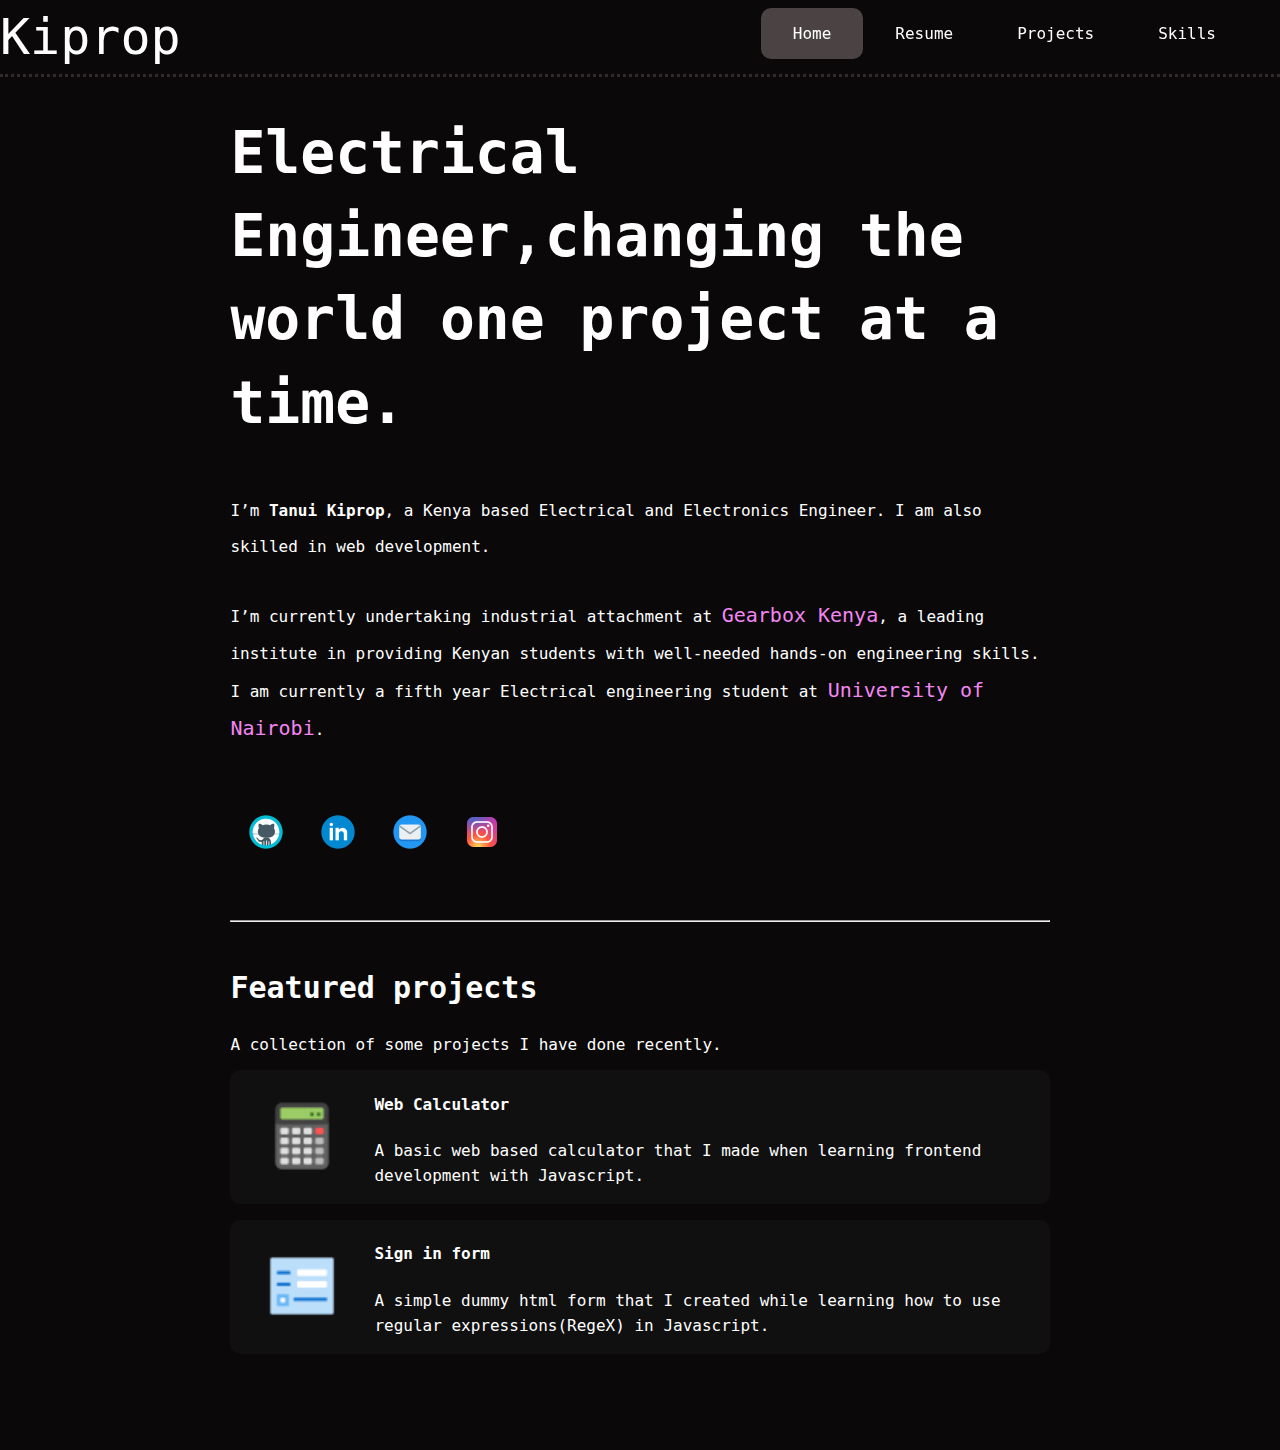
<file: index.html>
<!DOCTYPE html>
<html lang="en">
  <head>
    <meta charset="UTF-8" />
    <meta http-equiv="X-UA-Compatible" content="IE=edge" />
    <meta name="viewport" content="width=device-width, initial-scale=1.0" />
    <title>Tanui-Kiprop</title>
    <link rel="stylesheet" href="./assets/style.css" />
    <link rel="stylesheet" href="./assets/fontawesome/all.css" />
    <link
      rel="shortcut icon"
      href="./assets/icons/favicon-32x32.png"
      type="image/x-icon"
    />
  </head>
  <body>
    <nav id="nav-bar">
      <div class="logo">Kiprop</div>
      <div class="tabs" id="tabs">
        <ul id="mytabs">
          <li id="home"><a href="#">Home</a></li>
          <li id="about"><a href="./assets/resume.html">Resume</a></li>
          <li id="projects"><a href="./assets/projects.html">Projects</a></li>
          <li id="tools"><a href="./assets/skills.html">Skills</a></li>
        </ul>
      </div>
      <button id="tbutton">
        <hr />
        <hr />
        <hr />
      </button>
    </nav>
    <div class="container">
      <h1 id="main-head">
        Electrical Engineer,changing the world one project at a time.
      </h1>
      <p id="para-1">
        I’m <strong>Tanui Kiprop</strong>, a Kenya based Electrical and
        Electronics Engineer. I am also skilled in web development.
      </p>
      <p id="para2">
        I’m currently undertaking industrial attachment at
        <a
          class="inside-link"
          target="_blank"
          href="https://gearbox.ke/academy/"
          >Gearbox Kenya</a
        >, a leading institute in providing Kenyan students with well-needed
        hands-on engineering skills. I am currently a fifth year Electrical
        engineering student at
        <a
          class="inside-link"
          target="_blank"
          href="https://engineering.uonbi.ac.ke/"
          >University of Nairobi</a
        >.
      </p>
      <div class="mylinks">
        <ul id="getme">
          <li id="github">
            <a href="https://github.com/kiprop-dave" target="_blank"
              ><img src="./assets/icons/github-40.png" alt="git" />
            </a>
          </li>
          <li id="linkedin">
            <a href="#"><img src="./assets/icons/linkedin.png" alt="" /></a>
          </li>
          <li id="mail">
            <a href="#"><img src="./assets/icons/mail.png" alt="" /></a>
          </li>
          <li id="instagram">
            <a href="#"><img src="./assets/icons/instagram.png" alt="" /></a>
          </li>
        </ul>
        <!-- <a id="mail" href="#">Email me</a> -->
      </div>
      <hr />
      <div class="fproject">
        <h3 id="projecthead">Featured projects</h3>
        <p>A collection of some projects I have done recently.</p>
        <a
          href="https://kiprop-dave.github.io/Basic-Calculator/"
          class="project1 project2"
          target="_blank"
        >
          <div class="icon">
            <img
              src="./assets/projecticons/calculator.png"
              alt=""
              class="icon"
            />
          </div>
          <div class="project-des">
            <h4>Web Calculator</h4>
            <p>
              A basic web based calculator that I made when learning frontend
              development with Javascript.
            </p>
          </div>
        </a>
        <a
          href="https://kiprop-dave.github.io/Form-with-regex/"
          target="_blank"
          class="project1 project2"
        >
          <div class="icon">
            <img src="./assets/projecticons/form.png" alt="" class="icon" />
          </div>
          <div class="project-des">
            <h4>Sign in form</h4>
            <p>
              A simple dummy html form that I created while learning how to use
              regular expressions(RegeX) in Javascript.
            </p>
          </div>
        </a>
      </div>
    </div>
    <script src="./assets/main.js"></script>
  </body>
</html>
</file>
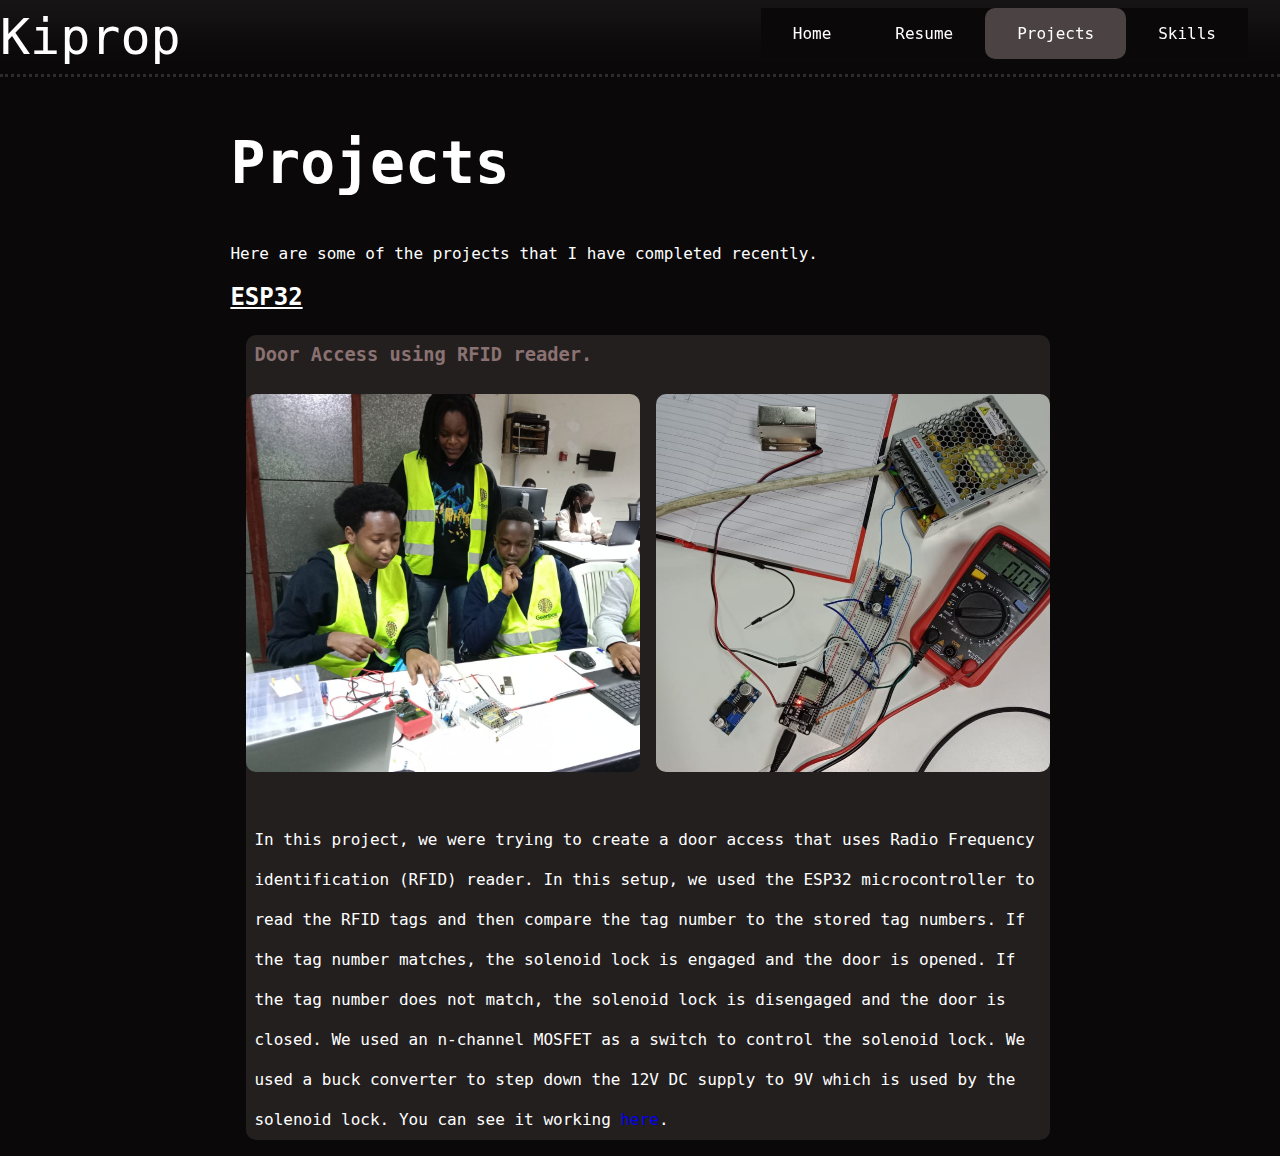
<file: assets/projects.html>
<!DOCTYPE html>
<html lang="en">
  <head>
    <meta charset="UTF-8" />
    <meta http-equiv="X-UA-Compatible" content="IE=edge" />
    <meta name="viewport" content="width=device-width, initial-scale=1.0" />
    <title>Tanui-Kiprop</title>
    <link rel="stylesheet" href="./projects.css" />
  </head>
  <body>
    <nav id="nav-bar">
      <div class="logo">Kiprop</div>
      <div class="tabs" id="tabs">
        <ul id="mytabs">
          <li id="home"><a href="../index.html">Home</a></li>
          <li><a href="./resume.html">Resume</a></li>
          <li id="projects"><a href="#contact">Projects</a></li>
          <li><a href="./skills.html">Skills</a></li>
        </ul>
      </div>
      <button id="tbutton">
        <hr />
        <hr />
        <hr />
      </button>
    </nav>
    <hr id="linenav" />
    <div class="container">
      <h1 id="main-head">Projects</h1>
      <p>Here are some of the projects that I have completed recently.</p>
      <h2>ESP32</h2>
      <div class="bg-cool">
        <h3 class="pad cool-color">Door Access using RFID reader.</h3>
        <div class="photo-section">
          <img src="./projectimages/rfid1.jpeg" alt="pic" class="groupie" />
          <img src="./projectimages/rfid-circuit.jpeg" alt="" class="circuit" />
        </div>
        <div class="explanation">
          <p class="pad">
            In this project, we were trying to create a door access that uses
            Radio Frequency identification (RFID) reader. In this setup, we used
            the ESP32 microcontroller to read the RFID tags and then compare the
            tag number to the stored tag numbers. If the tag number matches, the
            solenoid lock is engaged and the door is opened. If the tag number
            does not match, the solenoid lock is disengaged and the door is
            closed. We used an n-channel MOSFET as a switch to control the
            solenoid lock. We used a buck converter to step down the 12V DC
            supply to 9V which is used by the solenoid lock. You can see it
            working
            <a
              href="https://drive.google.com/drive/folders/139on8-AmO0WZGOj90dyG_vhmSwTXnCx5?usp=sharing"
              target="_blank"
              >here</a
            >.
          </p>
        </div>
      </div>
    </div>
    <script src="./main.js"></script>
  </body>
</html>
</file>
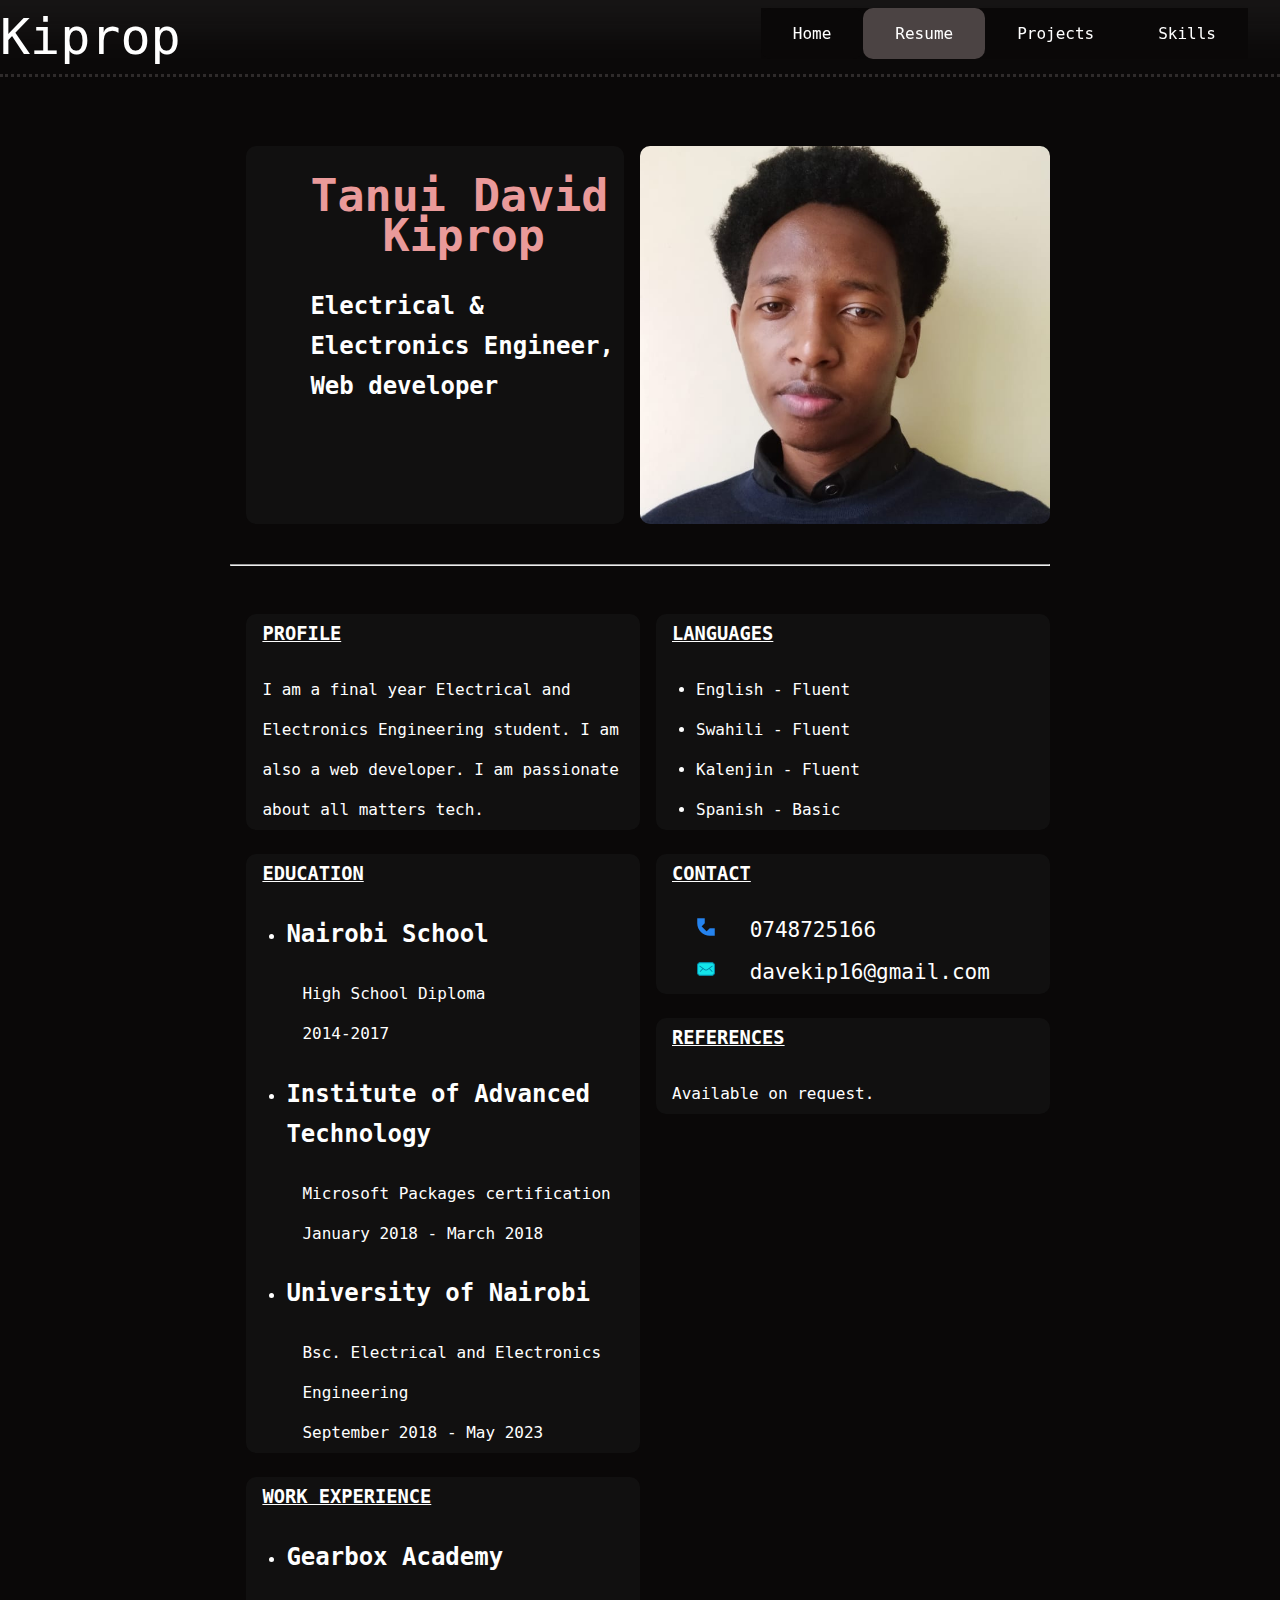
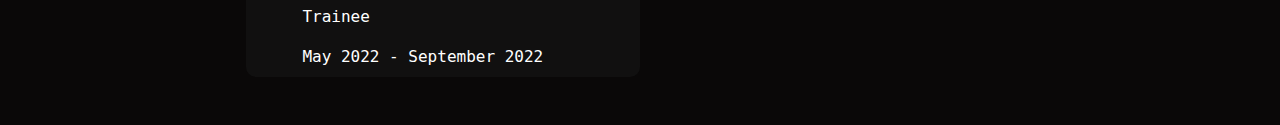
<file: assets/resume.html>
<!DOCTYPE html>
<html lang="en">
  <head>
    <meta charset="UTF-8" />
    <meta http-equiv="X-UA-Compatible" content="IE=edge" />
    <meta name="viewport" content="width=device-width, initial-scale=1.0" />
    <title>Tanui-Kiprop</title>
    <link rel="stylesheet" href="./resume.css" />
    <link
      rel="shortcut icon"
      href="./icons/profile-favicon-32.png"
      type="image/x-icon"
    />
  </head>
  <body>
    <nav id="nav-bar">
      <div class="logo">Kiprop</div>
      <div class="tabs" id="tabs">
        <ul id="mytabs">
          <li id="home"><a href="../index.html">Home</a></li>
          <li id="about"><a href="#">Resume</a></li>
          <li id="projects"><a href="./projects.html">Projects</a></li>
          <li id="tools"><a href="./skills.html">Skills</a></li>
        </ul>
      </div>
      <button id="tbutton">
        <hr />
        <hr />
        <hr />
      </button>
    </nav>
    <hr id="linenav" />
    <div class="container">
      <div id="row1">
        <div id="profile" class="bg-cool">
          <h1>
            Tanui David <br />
            <span>Kiprop</span>
          </h1>
          <h2>
            Electrical & Electronics Engineer, <br />
            Web developer
          </h2>
        </div>
        <div id="photo" class="bg-cool">
          <img src="./images/profile/profile.jpeg" alt="mypic" />
        </div>
      </div>
      <hr class="separator" />
      <div id="row2">
        <div id="education">
          <div class="bg-cool" id="aboutme">
            <h3>PROFILE</h3>
            <p>
              I am a final year Electrical and Electronics Engineering student.
              I am also a web developer. I am passionate about all matters tech.
            </p>
          </div>
          <div class="bg-cool" id="myeducation">
            <h3>EDUCATION</h3>
            <ul>
              <li>
                <h2>Nairobi School</h2>
                <p>
                  High School Diploma <br />
                  2014-2017 <br />
                </p>
              </li>
              <li>
                <h2>Institute of Advanced Technology</h2>
                <p>
                  Microsoft Packages certification <br />
                  January 2018 - March 2018
                </p>
              </li>
              <li>
                <h2>University of Nairobi</h2>
                <p>
                  Bsc. Electrical and Electronics Engineering <br />September
                  2018 - May 2023
                </p>
              </li>
            </ul>
          </div>
          <div class="bg-cool" id="work">
            <h3>WORK EXPERIENCE</h3>
            <ul>
              <li>
                <h2>Gearbox Academy</h2>
                <p>
                  Trainee <br />
                  May 2022 - September 2022
                </p>
              </li>
            </ul>
          </div>
        </div>
        <div id="experience">
          <div class="bg-cool" id="languages">
            <h3>LANGUAGES</h3>
            <ul>
              <li>English - Fluent</li>
              <li>Swahili - Fluent</li>
              <li>Kalenjin - Fluent</li>
              <li>Spanish - Basic</li>
            </ul>
          </div>
          <div class="bg-cool" id="contactme">
            <h3>CONTACT</h3>
            <ul class="liststyle">
              <li>
                <img src="./icons/phone-20.png" alt="cell" />
                <span class="font-scale">0748725166</span>
              </li>
              <li>
                <img src="./icons/mail-20.png" alt="mail" />
                <span class="font-scale">davekip16@gmail.com</span>
              </li>
            </ul>
          </div>

          <div class="bg-cool" id="references">
            <h3>REFERENCES</h3>
            <p>Available on request.</p>
          </div>
        </div>
      </div>
    </div>
    <script src="./main.js"></script>
  </body>
</html>
</file>
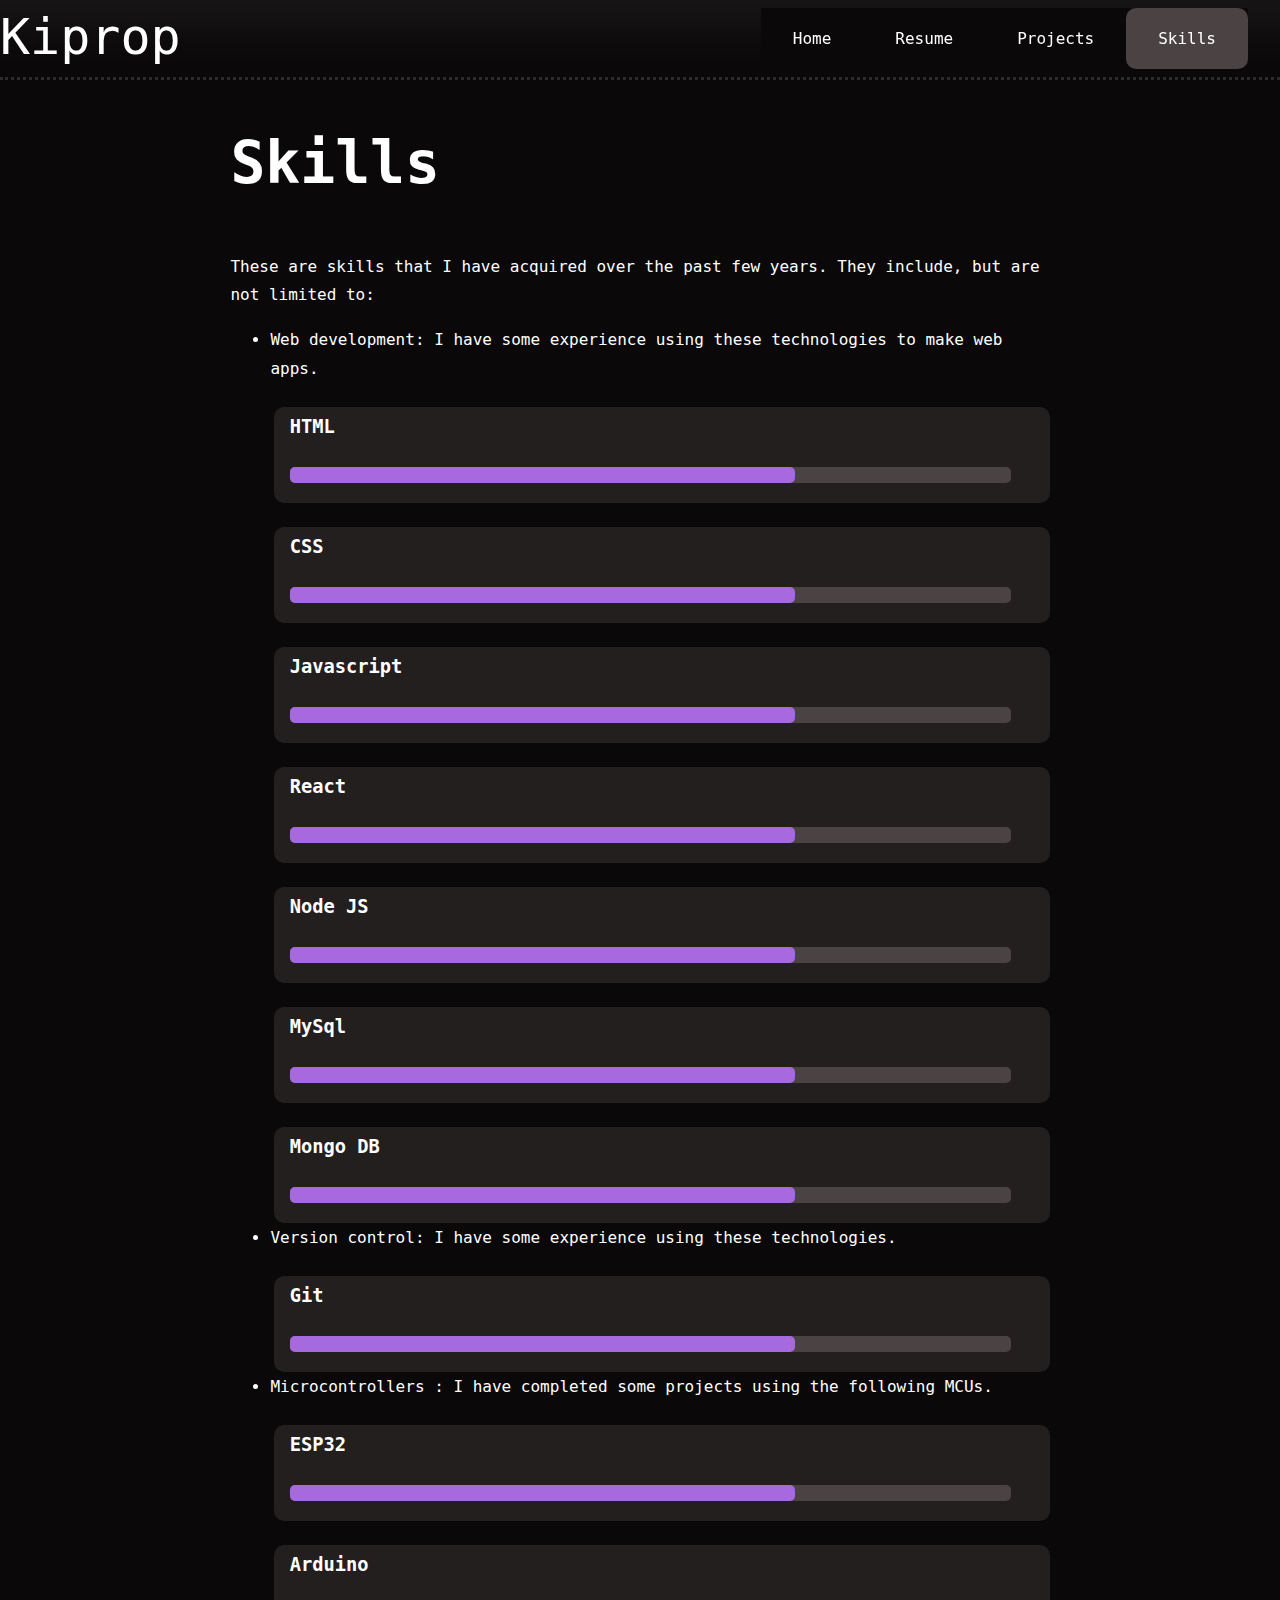
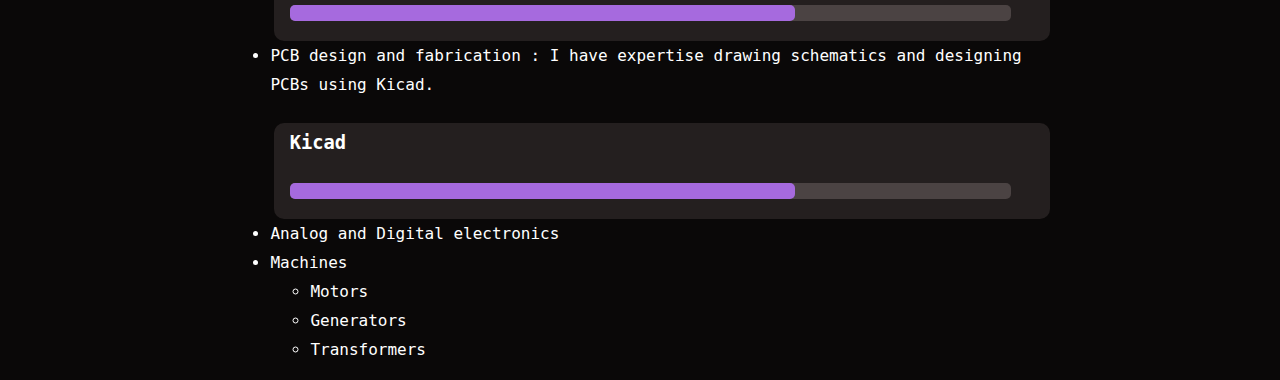
<file: assets/skills.html>
<!DOCTYPE html>
<html lang="en">
  <head>
    <meta charset="UTF-8" />
    <meta http-equiv="X-UA-Compatible" content="IE=edge" />
    <meta name="viewport" content="width=device-width, initial-scale=1.0" />
    <title>Tanui-Kiprop</title>
    <link rel="stylesheet" href="./skills.css" />
    <link rel="shortcut icon" href="./icons/skills-favicon-32.png" type="image/x-icon">
  </head>
  <body>
    <nav id="nav-bar">
      <div class="logo">Kiprop</div>
      <div class="tabs" id="tabs">
        <ul id="mytabs">
          <li id="home"><a href="../index.html">Home</a></li>
          <li id="about"><a href="./resume.html">Resume</a></li>
          <li id="projects"><a href="./projects.html">Projects</a></li>
          <li id="tools"><a href="#">Skills</a></li>
        </ul>
      </div>
      <button id="tbutton">
        <hr />
        <hr />
        <hr />
      </button>
    </nav>
    <hr id="linenav" />
    <div class="container">
      <h2 id="main-head">Skills</h2>
      <p class="intro">
        These are skills that I have acquired over the past few years. They
        include, but are not limited to:
      </p>
      <ul>
        <li>
          Web development: I have some experience using these technologies to
          make web apps.
          <div class="bg-cool">
            <h3>HTML</h3>
            <div class="percent-bar">
              <div class="percent seventy"></div>
            </div>
          </div>
          <div class="bg-cool">
            <h3>CSS</h3>
            <div class="percent-bar">
              <div class="percent sixty"></div>
            </div>
          </div>
          <div class="bg-cool">
            <h3>Javascript</h3>
            <div class="percent-bar">
              <div class="percent fifty"></div>
            </div>
          </div>
          <div class="bg-cool">
            <h3>React</h3>
            <div class="percent-bar">
              <div class="percent thirty"></div>
            </div>
          </div>
          <div class="bg-cool">
            <h3>Node JS</h3>
            <div class="percent-bar">
              <div class="percent thirty"></div>
            </div>
          </div>
          <div class="bg-cool">
            <h3>MySql</h3>
            <div class="percent-bar">
              <div class="percent thirty"></div>
            </div>
          </div>
          <div class="bg-cool">
            <h3>Mongo DB</h3>
            <div class="percent-bar">
              <div class="percent thirty"></div>
            </div>
          </div>
        </li>
        <li>
          Version control: I have some experience using these technologies.
          <div class="bg-cool">
            <h3>Git</h3>
            <div class="percent-bar">
              <div class="percent sixty"></div>
            </div>
          </div
        </li>
        <li>
          Microcontrollers : I have completed some projects using the following
          MCUs.
          <div class="bg-cool">
            <h3>ESP32</h3>
            <div class="percent-bar">
              <div class="percent seventy"></div>
            </div>
          </div>
          <div class="bg-cool">
            <h3>Arduino</h3>
            <div class="percent-bar">
              <div class="percent sixty"></div>
            </div>
          </div>
        </li>
        <li>
          PCB design and fabrication : I have expertise drawing schematics and
          designing PCBs using Kicad.
          <div class="bg-cool">
            <h3>Kicad</h3>
            <div class="percent-bar">
              <div class="percent seventy"></div>
            </div>
          </div>
        </li>
        <li>Analog and Digital electronics</li>
        <li>
          Machines
          <ul>
            <li>Motors</li>
            <li>Generators</li>
            <li>Transformers</li>
          </ul>
        </li>
      </ul>
    </div>
    <script src="./main.js"></script>
  </body>
</html>
</file>
<file: assets/style.css>
/* * {
    margin: 0;
    padding: 0;
    border: 0;
    font-size: 100%;
} */
.intro {
    line-height: 28px;
}

.bg-cool {
    background-color: #241f1f;
    border-radius: 10px;
    line-height: 2.5rem;
    margin-top: 1.5rem;
    margin-left: 1rem;
}

body {
    background-color: rgb(10, 8, 8);
    font-family: MonoLisa, Monaco, "DejaVu Sans Mono", "Lucida Console", monospace;
    color: white;
    margin: 0;
    box-sizing: border-box;
    padding: 0;
}

nav {
    overflow: hidden;
    position: fixed;
    width: 100%;
    padding-top: 0.5rem;
    top: 0;
    padding-bottom: 0.5rem;
    display: flex;
    justify-content: space-between;
    border-bottom-style: dotted;
    border-bottom-color: #2f2b2b;
    backdrop-filter: blur(24px);
}

.logo {
    font-size: 50px;
}

.tabs {
    margin-right: 2rem;
}

#mytabs {
    list-style-type: none;
    margin: 0;
    padding: 0;
    overflow: hidden;
    background-color: rgb(10, 8, 8);

}

#mytabs li {
    float: left;
    display: inline;
    padding-left: 1rem;
    padding-right: 1rem;
}

#mytabs li a {
    display: block;
    color: white;
    text-align: center;
    padding: 16px;
    text-decoration: none;
    border-radius: 10px;

}

#mytabs li a:hover {
    background-color: #4b4343;
}

#home {
    background-color: #4b4343;
    border-radius: 10px;
}



.container {
    max-width: 880px;
    margin-left: 18%;
    margin-right: 18%;
    margin-top: 7rem;
}

#main-head {
    font-size: 3.625rem;
    line-height: 5.202rem;
}

#para-1 {
    line-height: 2.266rem;
    margin-top: 3rem;
}

#para2 {
    line-height: 2.266rem;
    margin-top: 2rem;
}

.inside-link {
    text-decoration-line: none;
    font-size: 20px;
    color: rgb(243, 134, 243);
}

.mylinks {
    display: flex;
    margin-top: 3rem;
    margin-bottom: 3rem;
}

#getme {
    list-style-type: none;
    margin: 0;
    padding: 0;
    overflow: hidden;
    background-color: rgb(10, 8, 8);
}

#getme li {
    float: left;
    display: inline;
}

#getme li a {
    display: block;
    color: white;
    text-align: center;
    padding: 16px;
    text-decoration: none;
    border-radius: 10px;
}

#getme li a:hover {
    background-color: #4b4343;
}

#tbutton {
    display: none;
}

.fproject {
    margin-top: 3rem;
    margin-bottom: 6rem;
}

#projecthead {
    font-size: 30px;
    line-height: 35px;
}

.project1 {
    background-color: #111010;
    border-radius: 10px;
    display: flex;
    justify-content: space-between;
}

.project1 .icon {
    width: 5rem;
    height: 5rem;
    margin-left: 1rem;
    margin-right: 1rem;
    margin-top: 0.8rem;
    border-radius: 10px;
}

.project-des {
    margin-left: 2rem;
    line-height: 25px;
}

.project2 {
    text-decoration: none;
    color: white;
    margin-top: 1rem;
}


/* For small devices */
@media screen and (max-width:700px) {
    nav {
        display: block;
    }

    .container {
        margin-left: 1%;
        margin-right: 1%;
        margin-top: 3rem;
    }

    #main-head {
        margin-top: 4rem;
        font-size: 1.625rem;
        line-height: 3.202rem;
    }

    .tabs {
        display: none;
        margin-right: 0;
    }

    #mytabs {
        list-style-type: none;
        margin: 0;
        padding: 0;
        overflow: hidden;
        background-color: rgb(10, 8, 8);
    }

    #mytabs li {
        float: none;
        display: block;
        padding-left: 1rem;
        padding-right: 1rem;
    }

    #mytabs li a {
        display: block;
        color: white;
        text-align: left;
        padding: 16px;
        text-decoration: none;
        border-radius: 10px;
    }

    .project1 {
        flex-direction: column;
    }

    #tbutton {
        position: absolute;
        display: inline;
        width: 3rem;
        margin-right: 1.5rem;
        background-color: rgb(10, 8, 8);
        border: none;
        right: 0;
        top: 1rem;

    }

    #tbutton:hover {
        cursor: pointer;
    }

    /* for toggling button */
    .active {
        display: block;
    }
}
</file>
<file: assets/projects.css>
@import url(./style.css);

.pad {
    padding-left: 0.5rem;
}

a {
    text-decoration: none;
}

.cool-color {
    color: rgb(139, 114, 114);
}

#projects {
    background-color: #4b4343;
    border-radius: 10px;
}

#home {
    background-color: rgb(10, 8, 8);
}

.container h2 {
    text-decoration: underline;
}

.photo-section {
    display: flex;
    justify-content: space-between;
    padding-bottom: 2rem;
}

img {
    width: 100%;
    height: 10cm;
    object-fit: cover;
    object-position: 5% 20%;
    border-radius: 10px;
}

.groupie {
    width: 49%;
    height: 10cm;
    object-fit: cover;
    border-radius: 10px;
}

.circuit {
    width: 49%;
    height: 10cm;
    object-fit: cover;
    border-radius: 10px;

}

/* Small devices */
@media only screen and (max-width: 600px) {
    .groupie {
        width: 100%;
    }

    .circuit {
        display: none;
    }
}
</file>
<file: assets/resume.css>
@import url(./style.css);

#about {
    background-color: #4b4343;
    border-radius: 10px;
}

#home {
    background-color: rgb(10, 8, 8);
}

.container {
    color: white;
    margin-bottom: 2rem;

}

#row1 {
    display: flex;
    justify-content: space-between;
    padding-bottom: 2rem;
}

#profile {
    width: 50%;
    background-color: #111010;
}

#profile h1 {
    margin-left: 4rem;
    font-size: 45px;
    color: rgb(234, 154, 154);
}

#profile h1 span {
    margin-left: 4.5rem;
}

#profile h2 {
    margin-left: 4rem;
}

#photo {
    width: 50%;
    height: 10cm;
    display: flex;
    justify-content: center;
    align-items: center;
}

#photo img {
    width: 11cm;
    height: 10cm;
    object-fit: cover;
    object-position: 10% 45%;
    border-radius: 10px;
}

#row2 {
    display: flex;
    padding-top: 1rem;
}

#row2 h3 {
    text-decoration: underline;
    margin: 1rem;
}

.bg-cool {
    background-color: #111010;
    border-radius: 10px;
    line-height: 2.5rem;
    margin-top: 1.5rem;
    margin-left: 1rem;
}

#education {
    width: 50%;
}

#experience {
    width: 50%;

}

p {
    margin: 1rem;
}

.liststyle {
    list-style-type: none;
}

.font-scale {
    font-size: 21px;
    margin-left: 1.5rem;
}

/* For small devices */
@media screen and (max-width:600px) {
    .container {
        display: flex;
        flex-direction: column;
        /* margin-left: 3%; */
    }

    #row1 {
        display: flex;
        flex-direction: column-reverse;
        justify-content: center;
    }

    #profile {
        width: 100%;
    }

    #photo {
        width: 100%;
        height: 10cm;
        display: flex;
        justify-content: center;
        align-items: center;
    }

    #photo img {
        width: 100%;
        height: 100%;
        object-fit: cover;
        object-position: 10% 45%;
        border-radius: 10px;
    }

    #row2 {
        display: flex;
        flex-direction: column;
    }

    #education {
        width: auto;
    }

    #experience {
        width: auto;
    }

    .separator {
        width: 100%;
    }

    #profile h1 {
        margin-left: 4rem;
    }

    #profile h1 span {
        margin-left: 4.5rem;
    }

    #profile h2 {
        margin-left: 1.5rem;
    }

    .bg-cool {
        margin-left: auto;
    }
}
</file>
<file: assets/skills.css>
@import url(./style.css);

#home {
    background-color: rgb(10, 8, 8);
}

#tools {
    background-color: #4b4343;
    border-radius: 10px;
}

.bg-cool {
    height: 6rem;
}

.bg-cool h3 {
    margin-left: 2%;
    margin-bottom: 0;
    padding-bottom: 1rem;
}

.percent-bar {
    background-color: #4b4343;
    height: 1rem;
    margin-left: 2%;
    margin-right: 5%;
    margin-top: 0.2rem;
    margin-bottom: 2rem;
    border-radius: 5px;

}

ul {
    line-height: 29px;
}

.percent {
    background-color: rgb(166, 106, 222);
    height: 1rem;
    border-radius: 5px;
    margin-right: 30%;
}

/* Small devices */
.bg-cool {
    margin-left: 0.5%;
}
</file>
